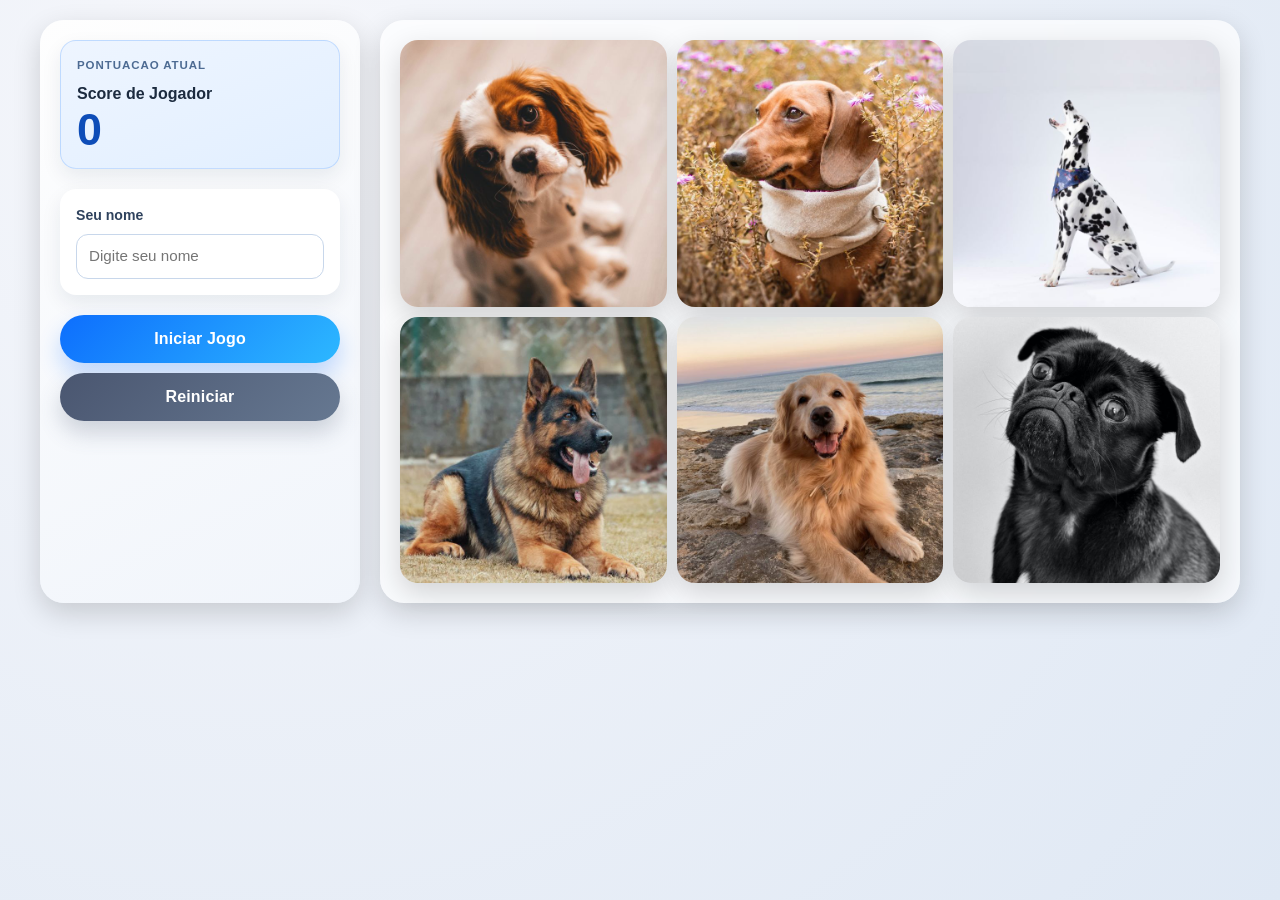
<file: index.html>
<!DOCTYPE html>
<html lang="en">
    <head>
        <meta charset="UTF-8">
        <meta http-equiv="X-UA-Compatible" content="IE=edge">
        <meta name="viewport" content="width=device-width, initial-scale=1.0">

        <link rel="apple-touch-icon" sizes="180x180" href="./assets/favicon/apple-touch-icon.png">
        <link rel="icon" type="image/png" sizes="32x32" href="./assets/favicon/favicon-32x32.png">
        <link rel="icon" type="image/png" sizes="16x16" href="./assets/favicon/favicon-16x16.png">
        <link rel="manifest" href="./assets/favicon/site.webmanifest">
        <link href="https://cdn.jsdelivr.net/npm/bootstrap@5.3.0-alpha1/dist/css/bootstrap.min.css" rel="stylesheet" integrity="sha384-GLhlTQ8iRABdZLl6O3oVMWSktQOp6b7In1Zl3/Jr59b6EGGoI1aFkw7cmDA6j6gD" crossorigin="anonymous">
        <link href="styles.css" rel="stylesheet" type="text/css">

        <script src="functions.js"></script>
        <!-- <script src="https://cdn.jsdelivr.net/npm/bootstrap@5.3.0-alpha1/dist/js/bootstrap.bundle.min.js" integrity="sha384-w76AqPfDkMBDXo30jS1Sgez6pr3x5MlQ1ZAGC+nuZB+EYdgRZgiwxhTBTkF7CXvN" crossorigin="anonymous"></script> -->
        <title>Memory Game by cpenna</title>
    </head>
    <body>
        <div class="app-shell">
            <aside class="sidebar">
                <section class="score-card">
                    <p class="score-eyebrow">Pontuacao Atual</p>
                    <h2 id="scoreTitle">Score de Jogador</h2>
                    <p id="scoreValue">0</p>
                </section>

                <section class="player-card">
                    <label for="playerName" class="field-label">Seu nome</label>
                    <input id="playerName" type="text" maxlength="24" placeholder="Digite seu nome">
                </section>

                <section class="action-buttons">
                    <button type="button" class="game-btn primary-btn" onclick="computerSequence()" alt="Iniciar jogo">Iniciar Jogo</button>
                    <button type="button" class="game-btn secondary-btn" onclick="cleanup()" alt="Reiniciar jogo">Reiniciar</button>
                </section>
            </aside>

            <main class="game-panel">
                <div class="cards-grid">
                    <img src="./assets/cavalier.jpg" class="memory-card" id="1" onclick="userSequence(id)">
                    <img src="./assets/dachshund.jpg" class="memory-card" id="2" onclick="userSequence(id)">
                    <img src="./assets/dalmatian.jpg" class="memory-card" id="3" onclick="userSequence(id)">
                    <img src="./assets/german-shepherd.jpg" class="memory-card" id="4" onclick="userSequence(id)">
                    <img src="./assets/golden-retriever.jpg" class="memory-card" id="5" onclick="userSequence(id)">
                    <img src="./assets/pug.jpg" class="memory-card" id="6" onclick="userSequence(id)">
                </div>
            </main>
        </div>
    </body>
</html>
</file>
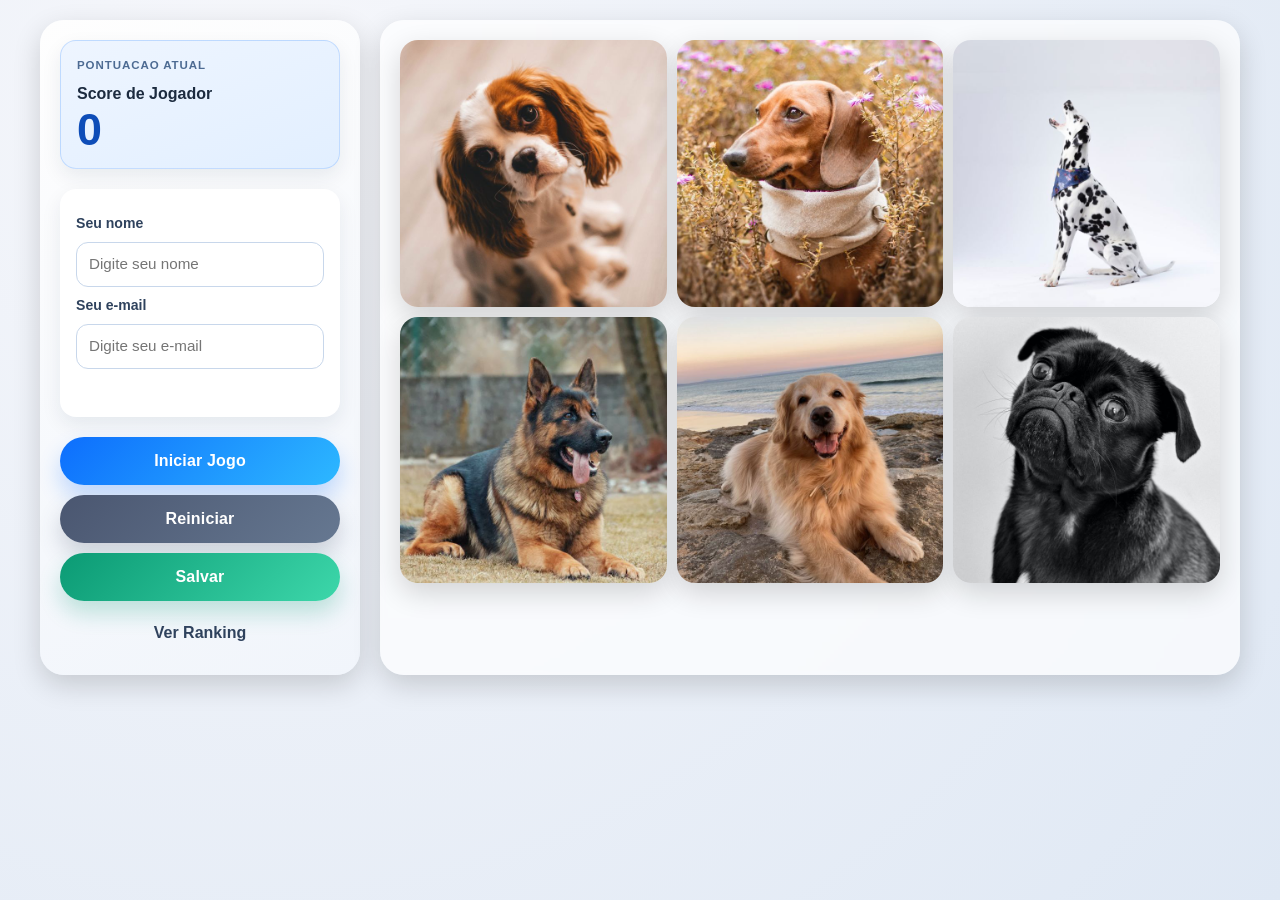
<file: app/index.html>
<!DOCTYPE html>
<html lang="en">
    <head>
        <meta charset="UTF-8">
        <meta http-equiv="X-UA-Compatible" content="IE=edge">
        <meta name="viewport" content="width=device-width, initial-scale=1.0">

        <link rel="apple-touch-icon" sizes="180x180" href="./assets/favicon/apple-touch-icon.png">
        <link rel="icon" type="image/png" sizes="32x32" href="./assets/favicon/favicon-32x32.png">
        <link rel="icon" type="image/png" sizes="16x16" href="./assets/favicon/favicon-16x16.png">
        <link rel="manifest" href="./assets/favicon/site.webmanifest">
        <link href="https://cdn.jsdelivr.net/npm/bootstrap@5.3.0-alpha1/dist/css/bootstrap.min.css" rel="stylesheet" integrity="sha384-GLhlTQ8iRABdZLl6O3oVMWSktQOp6b7In1Zl3/Jr59b6EGGoI1aFkw7cmDA6j6gD" crossorigin="anonymous">
        <link href="styles.css" rel="stylesheet" type="text/css">

        <script src="functions.js"></script>
        <!-- <script src="https://cdn.jsdelivr.net/npm/bootstrap@5.3.0-alpha1/dist/js/bootstrap.bundle.min.js" integrity="sha384-w76AqPfDkMBDXo30jS1Sgez6pr3x5MlQ1ZAGC+nuZB+EYdgRZgiwxhTBTkF7CXvN" crossorigin="anonymous"></script> -->
        <title>Memory Game by cpenna</title>
    </head>
    <body>
        <div class="app-shell">
            <aside class="sidebar">
                <section class="score-card">
                    <p class="score-eyebrow">Pontuacao Atual</p>
                    <h2 id="scoreTitle">Score de Jogador</h2>
                    <p id="scoreValue">0</p>
                </section>

                <section class="player-card">
                    <label for="playerName" class="field-label">Seu nome</label>
                    <input id="playerName" type="text" maxlength="24" placeholder="Digite seu nome">
                    <label for="playerEmail" class="field-label">Seu e-mail</label>
                    <input id="playerEmail" type="email" maxlength="120" placeholder="Digite seu e-mail">
                    <p id="saveStatus" class="save-status" aria-live="polite"></p>
                </section>

                <section class="action-buttons">
                    <button type="button" class="game-btn primary-btn" onclick="computerSequence()" alt="Iniciar jogo">Iniciar Jogo</button>
                    <button type="button" class="game-btn secondary-btn" onclick="cleanup()" alt="Reiniciar jogo">Reiniciar</button>
                    <button type="button" class="game-btn tertiary-btn" id="savePlayerBtn" alt="Salvar jogador">Salvar</button>
                    <a class="ranking-link" href="./ranking.html">Ver Ranking</a>
                </section>
            </aside>

            <main class="game-panel">
                <div class="cards-grid">
                    <img src="./assets/cavalier.jpg" class="memory-card" id="1" onclick="userSequence(id)">
                    <img src="./assets/dachshund.jpg" class="memory-card" id="2" onclick="userSequence(id)">
                    <img src="./assets/dalmatian.jpg" class="memory-card" id="3" onclick="userSequence(id)">
                    <img src="./assets/german-shepherd.jpg" class="memory-card" id="4" onclick="userSequence(id)">
                    <img src="./assets/golden-retriever.jpg" class="memory-card" id="5" onclick="userSequence(id)">
                    <img src="./assets/pug.jpg" class="memory-card" id="6" onclick="userSequence(id)">
                </div>
            </main>
        </div>
    </body>
</html>
</file>
<file: styles.css>
:root {
    --gap: 10px;
    --radius: 18px;
    --panel-radius: 24px;
    --shadow: 0 10px 28px rgba(0, 0, 0, 0.16);
    --shadow-hover: 0 16px 32px rgba(0, 0, 0, 0.2);
    --bg1: #f6f7fb;
    --bg2: #dfe8f4;
    --sidebar-bg: linear-gradient(155deg, #fefefe 0%, #f1f5fb 100%);
    --primary-a: #0d6efd;
    --primary-b: #2db8ff;
    --secondary-a: #4a5670;
    --secondary-b: #667891;
}

* {
    box-sizing: border-box;
}

body {
    margin: 0;
    min-height: 100vh;
    font-family: "Trebuchet MS", "Segoe UI", sans-serif;
    background: radial-gradient(circle at 20% 10%, var(--bg1), var(--bg2));
    color: #1c2b3f;
}

.app-shell {
    width: min(1240px, 100%);
    margin: 0 auto;
    padding: 20px;
    display: grid;
    grid-template-columns: 320px minmax(0, 1fr);
    gap: calc(var(--gap) * 2);
}

.sidebar {
    border-radius: var(--panel-radius);
    background: var(--sidebar-bg);
    box-shadow: var(--shadow);
    padding: 20px;
    display: grid;
    align-content: start;
    gap: 20px;
}

.score-card,
.player-card {
    border-radius: 16px;
    padding: 16px;
    background: #ffffff;
    box-shadow: 0 8px 20px rgba(19, 34, 60, 0.08);
}

.score-card {
    background: linear-gradient(160deg, #eef5ff 0%, #e2efff 100%);
    border: 1px solid rgba(13, 110, 253, 0.18);
}

.score-eyebrow {
    margin: 0;
    text-transform: uppercase;
    font-weight: 700;
    letter-spacing: 0.08em;
    color: #4d6b93;
    font-size: 0.72rem;
}

#scoreTitle {
    margin: 10px 0 4px;
    font-size: 1rem;
    font-weight: 700;
}

#scoreValue {
    margin: 0;
    font-size: clamp(2.2rem, 5vw, 2.8rem);
    font-weight: 800;
    color: #0e4db8;
    line-height: 1;
}

.field-label {
    display: block;
    margin-bottom: 8px;
    font-size: 0.88rem;
    font-weight: 700;
    color: #2f425d;
}

#playerName {
    width: 100%;
    border: 1px solid #c8d7eb;
    border-radius: 12px;
    padding: 10px 12px;
    font-size: 0.95rem;
    background: #fff;
    color: #20324a;
}

#playerName:focus {
    outline: 2px solid rgba(13, 110, 253, 0.35);
    border-color: #80b4ff;
}

#playerGreeting {
    margin: 10px 0 0;
    font-size: 0.92rem;
    color: #2f425d;
}

.action-buttons {
    display: grid;
    gap: var(--gap);
}

.game-btn {
    width: 100%;
    border: none;
    border-radius: 999px;
    padding: 12px 16px;
    color: #fff;
    font-weight: 700;
    letter-spacing: 0.01em;
    transition: transform 160ms ease, box-shadow 160ms ease, filter 160ms ease;
}

.primary-btn {
    background: linear-gradient(135deg, var(--primary-a), var(--primary-b));
    box-shadow: 0 12px 22px rgba(13, 110, 253, 0.24);
}

.secondary-btn {
    background: linear-gradient(135deg, var(--secondary-a), var(--secondary-b));
    box-shadow: 0 12px 22px rgba(74, 86, 112, 0.24);
}

.game-btn:hover {
    transform: translateY(-2px);
    filter: brightness(1.04);
}

.game-btn:active {
    transform: translateY(1px);
}

.game-panel {
    border-radius: var(--panel-radius);
    padding: 20px;
    background: rgba(255, 255, 255, 0.68);
    backdrop-filter: blur(2px);
    box-shadow: var(--shadow);
}

.cards-grid {
    display: grid;
    gap: var(--gap);
    grid-template-columns: repeat(3, minmax(0, 1fr));
}

.memory-card {
    width: 100%;
    aspect-ratio: 1 / 1;
    object-fit: cover;
    border-radius: var(--radius);
    cursor: pointer;
    box-shadow: var(--shadow);
    transition: transform 160ms ease, box-shadow 160ms ease, filter 160ms ease;
}

.memory-card:hover {
    transform: translateY(-2px);
    box-shadow: var(--shadow-hover);
    filter: saturate(1.05);
}

.computer-click {
    filter: brightness(0.75);
    transform: scale(0.98);
}

@media (max-width: 900px) {
    .app-shell {
        grid-template-columns: 1fr;
        padding: 14px;
    }

    .sidebar,
    .game-panel {
        padding: 16px;
    }

    .cards-grid {
        grid-template-columns: repeat(2, minmax(0, 1fr));
    }
}

@media (max-width: 380px) {
    .app-shell {
        padding: 10px;
    }

    .sidebar,
    .game-panel {
        padding: 12px;
    }

    .cards-grid {
        grid-template-columns: 1fr;
    }
}
</file>
<file: app/styles.css>
:root {
    --gap: 10px;
    --radius: 18px;
    --panel-radius: 24px;
    --shadow: 0 10px 28px rgba(0, 0, 0, 0.16);
    --shadow-hover: 0 16px 32px rgba(0, 0, 0, 0.2);
    --bg1: #f6f7fb;
    --bg2: #dfe8f4;
    --sidebar-bg: linear-gradient(155deg, #fefefe 0%, #f1f5fb 100%);
    --primary-a: #0d6efd;
    --primary-b: #2db8ff;
    --secondary-a: #4a5670;
    --secondary-b: #667891;
}

* {
    box-sizing: border-box;
}

body {
    margin: 0;
    min-height: 100vh;
    font-family: "Trebuchet MS", "Segoe UI", sans-serif;
    background: radial-gradient(circle at 20% 10%, var(--bg1), var(--bg2));
    color: #1c2b3f;
}

.app-shell {
    width: min(1240px, 100%);
    margin: 0 auto;
    padding: 20px;
    display: grid;
    grid-template-columns: 320px minmax(0, 1fr);
    gap: calc(var(--gap) * 2);
}

.sidebar {
    border-radius: var(--panel-radius);
    background: var(--sidebar-bg);
    box-shadow: var(--shadow);
    padding: 20px;
    display: grid;
    align-content: start;
    gap: 20px;
}

.score-card,
.player-card {
    border-radius: 16px;
    padding: 16px;
    background: #ffffff;
    box-shadow: 0 8px 20px rgba(19, 34, 60, 0.08);
}

.score-card {
    background: linear-gradient(160deg, #eef5ff 0%, #e2efff 100%);
    border: 1px solid rgba(13, 110, 253, 0.18);
}

.score-eyebrow {
    margin: 0;
    text-transform: uppercase;
    font-weight: 700;
    letter-spacing: 0.08em;
    color: #4d6b93;
    font-size: 0.72rem;
}

#scoreTitle {
    margin: 10px 0 4px;
    font-size: 1rem;
    font-weight: 700;
}

#scoreValue {
    margin: 0;
    font-size: clamp(2.2rem, 5vw, 2.8rem);
    font-weight: 800;
    color: #0e4db8;
    line-height: 1;
}

.field-label {
    display: block;
    margin-top: 8px;
    margin-bottom: 8px;
    font-size: 0.88rem;
    font-weight: 700;
    color: #2f425d;
}

#playerName {
    width: 100%;
    border: 1px solid #c8d7eb;
    border-radius: 12px;
    padding: 10px 12px;
    font-size: 0.95rem;
    background: #fff;
    color: #20324a;
}

#playerEmail {
    width: 100%;
    border: 1px solid #c8d7eb;
    border-radius: 12px;
    padding: 10px 12px;
    font-size: 0.95rem;
    background: #fff;
    color: #20324a;
}

#playerName:focus {
    outline: 2px solid rgba(13, 110, 253, 0.35);
    border-color: #80b4ff;
}

#playerEmail:focus {
    outline: 2px solid rgba(13, 110, 253, 0.35);
    border-color: #80b4ff;
}

#playerGreeting {
    margin: 10px 0 0;
    font-size: 0.92rem;
    color: #2f425d;
}

.save-status {
    min-height: 20px;
    margin: 12px 0 0;
    font-size: 0.86rem;
    color: #2f425d;
}

.save-status.success {
    color: #1b7f44;
}

.save-status.error {
    color: #c2273d;
}

.action-buttons {
    display: grid;
    gap: var(--gap);
}

.game-btn {
    width: 100%;
    border: none;
    border-radius: 999px;
    padding: 12px 16px;
    color: #fff;
    font-weight: 700;
    letter-spacing: 0.01em;
    transition: transform 160ms ease, box-shadow 160ms ease, filter 160ms ease;
}

.primary-btn {
    background: linear-gradient(135deg, var(--primary-a), var(--primary-b));
    box-shadow: 0 12px 22px rgba(13, 110, 253, 0.24);
}

.secondary-btn {
    background: linear-gradient(135deg, var(--secondary-a), var(--secondary-b));
    box-shadow: 0 12px 22px rgba(74, 86, 112, 0.24);
}

.tertiary-btn {
    background: linear-gradient(135deg, #0b9a74, #3dd7aa);
    box-shadow: 0 12px 22px rgba(11, 154, 116, 0.24);
}

.game-btn:hover {
    transform: translateY(-2px);
    filter: brightness(1.04);
}

.game-btn:active {
    transform: translateY(1px);
}

.ranking-link {
    display: block;
    text-align: center;
    text-decoration: none;
    font-weight: 700;
    color: #2f425d;
    padding: 10px;
}

.ranking-link:hover {
    color: #0b5ed7;
}

.game-panel {
    border-radius: var(--panel-radius);
    padding: 20px;
    background: rgba(255, 255, 255, 0.68);
    backdrop-filter: blur(2px);
    box-shadow: var(--shadow);
}

.ranking-shell {
    width: min(860px, 100%);
    margin: 0 auto;
    padding: 20px;
}

.ranking-card {
    border-radius: var(--panel-radius);
    background: #ffffff;
    box-shadow: var(--shadow);
    padding: 16px;
}

.ranking-header {
    display: flex;
    align-items: center;
    justify-content: space-between;
    gap: 10px;
    margin-bottom: 14px;
}

.ranking-title {
    margin: 0;
    font-size: 1.4rem;
}

.ranking-table {
    width: 100%;
    border-collapse: collapse;
}

.ranking-table th,
.ranking-table td {
    text-align: left;
    padding: 10px;
    border-bottom: 1px solid #e7edf6;
}

.ranking-table th {
    color: #425b7b;
    font-size: 0.84rem;
    text-transform: uppercase;
    letter-spacing: 0.04em;
}

.ranking-empty {
    margin: 10px 0 0;
    color: #617b9a;
}

.cards-grid {
    display: grid;
    gap: var(--gap);
    grid-template-columns: repeat(3, minmax(0, 1fr));
}

.memory-card {
    width: 100%;
    aspect-ratio: 1 / 1;
    object-fit: cover;
    border-radius: var(--radius);
    cursor: pointer;
    box-shadow: var(--shadow);
    transition: transform 160ms ease, box-shadow 160ms ease, filter 160ms ease;
}

.memory-card:hover {
    transform: translateY(-2px);
    box-shadow: var(--shadow-hover);
    filter: saturate(1.05);
}

.computer-click {
    filter: brightness(0.75);
    transform: scale(0.98);
}

@media (max-width: 900px) {
    .app-shell {
        grid-template-columns: 1fr;
        padding: 14px;
    }

    .sidebar,
    .game-panel {
        padding: 16px;
    }

    .cards-grid {
        grid-template-columns: repeat(2, minmax(0, 1fr));
    }
}

@media (max-width: 380px) {
    .app-shell {
        padding: 10px;
    }

    .sidebar,
    .game-panel {
        padding: 12px;
    }

    .cards-grid {
        grid-template-columns: 1fr;
    }
}
</file>
